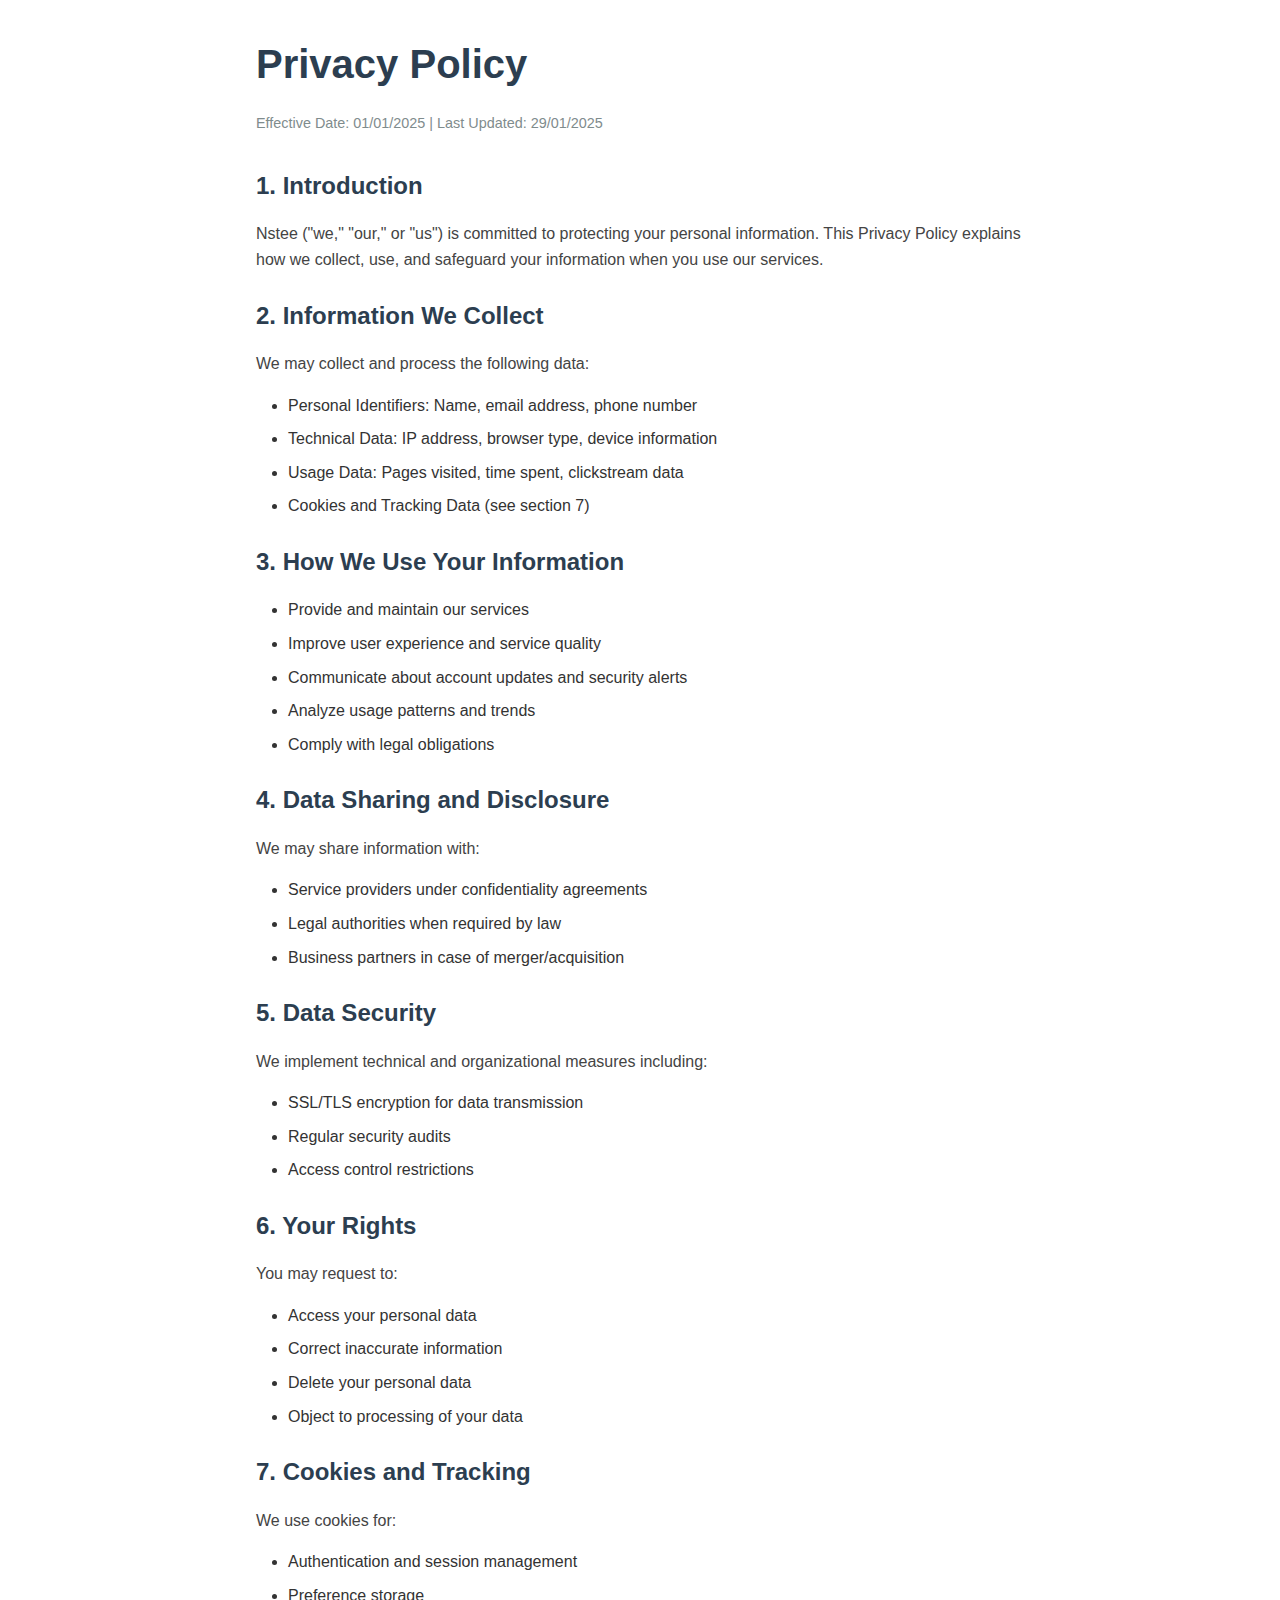
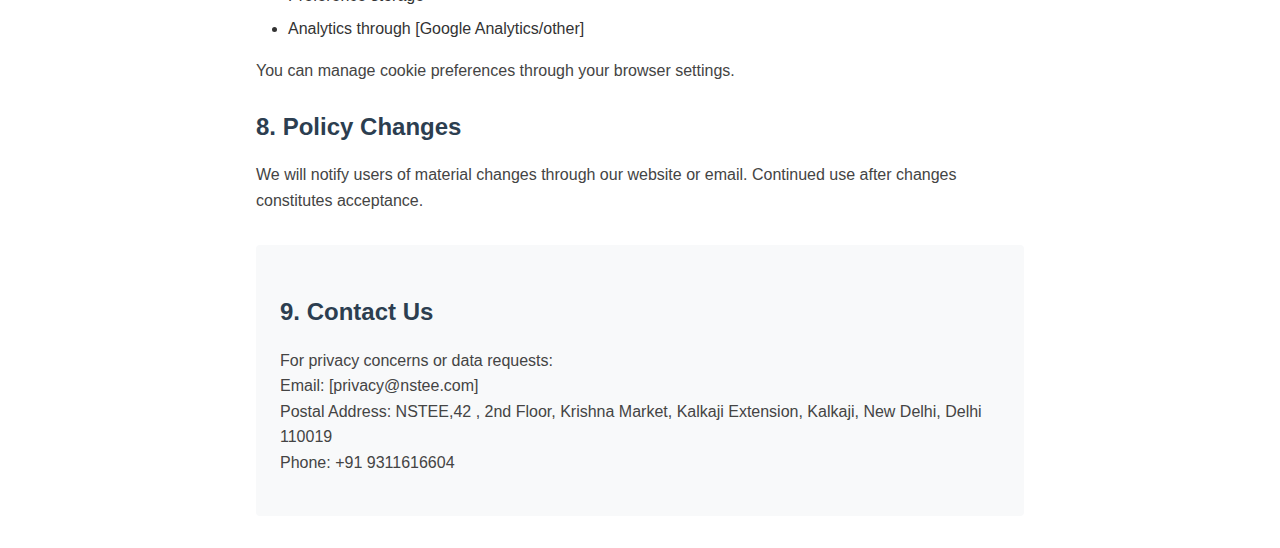
<file: PrivacyPolicy.html>
<!DOCTYPE html>
<html lang="en">
<head>
    <meta charset="UTF-8">
    <meta name="viewport" content="width=device-width, initial-scale=1.0">
    <meta name="description" content="Privacy Policy for Nstee services">
    <title>Privacy Policy | Nstee</title>
    <style>
        :root {
            --primary-color: #2c3e50;
            --secondary-color: #7f8c8d;
        }
        
        * {
            box-sizing: border-box;
            margin: 0;
            padding: 0;
        }

        body {
            line-height: 1.6;
            color: #333;
        }

        .container {
            max-width: 800px;
            margin: 0 auto;
            padding: 2rem 1rem;
            font-family: 'Arial', sans-serif;
        }

        h1 {
            color: var(--primary-color);
            margin-bottom: 1rem;
            font-size: 2.5rem;
        }

        h2 {
            color: var(--primary-color);
            margin: 1.5rem 0 1rem;
            font-size: 1.5rem;
        }

        p {
            margin-bottom: 1rem;
            color: #444;
        }

        ul {
            margin: 1rem 0;
            padding-left: 2rem;
        }

        li {
            margin-bottom: 0.5rem;
        }

        .effective-date {
            color: var(--secondary-color);
            font-size: 0.9rem;
            margin-bottom: 2rem;
        }

        .contact-info {
            background-color: #f8f9fa;
            padding: 1.5rem;
            border-radius: 4px;
            margin-top: 2rem;
        }
    </style>
</head>
<body>
    <div class="container">
        <h1>Privacy Policy</h1>
        <p class="effective-date">Effective Date: 01/01/2025 | Last Updated: 29/01/2025</p>

        <h2>1. Introduction</h2>
        <p>Nstee ("we," "our," or "us") is committed to protecting your personal information. This Privacy Policy explains how we collect, use, and safeguard your information when you use our services.</p>

        <h2>2. Information We Collect</h2>
        <p>We may collect and process the following data:</p>
        <ul>
            <li>Personal Identifiers: Name, email address, phone number</li>
            <li>Technical Data: IP address, browser type, device information</li>
            <li>Usage Data: Pages visited, time spent, clickstream data</li>
            <li>Cookies and Tracking Data (see section 7)</li>
        </ul>

        <h2>3. How We Use Your Information</h2>
        <ul>
            <li>Provide and maintain our services</li>
            <li>Improve user experience and service quality</li>
            <li>Communicate about account updates and security alerts</li>
            <li>Analyze usage patterns and trends</li>
            <li>Comply with legal obligations</li>
        </ul>

        <h2>4. Data Sharing and Disclosure</h2>
        <p>We may share information with:</p>
        <ul>
            <li>Service providers under confidentiality agreements</li>
            <li>Legal authorities when required by law</li>
            <li>Business partners in case of merger/acquisition</li>
        </ul>

        <h2>5. Data Security</h2>
        <p>We implement technical and organizational measures including:</p>
        <ul>
            <li>SSL/TLS encryption for data transmission</li>
            <li>Regular security audits</li>
            <li>Access control restrictions</li>
        </ul>

        <h2>6. Your Rights</h2>
        <p>You may request to:</p>
        <ul>
            <li>Access your personal data</li>
            <li>Correct inaccurate information</li>
            <li>Delete your personal data</li>
            <li>Object to processing of your data</li>
        </ul>

        <h2>7. Cookies and Tracking</h2>
        <p>We use cookies for:</p>
        <ul>
            <li>Authentication and session management</li>
            <li>Preference storage</li>
            <li>Analytics through [Google Analytics/other]</li>
        </ul>
        <p>You can manage cookie preferences through your browser settings.</p>

        <h2>8. Policy Changes</h2>
        <p>We will notify users of material changes through our website or email. Continued use after changes constitutes acceptance.</p>

        <div class="contact-info">
            <h2>9. Contact Us</h2>
            <p>For privacy concerns or data requests:<br>
            Email: [privacy@nstee.com]<br>
            Postal Address: NSTEE,42 , 2nd Floor, Krishna Market, Kalkaji Extension, Kalkaji, New Delhi, Delhi 110019<br>
            Phone: +91 9311616604</p>
        </div>
    </div>
</body>
</html>
</file>
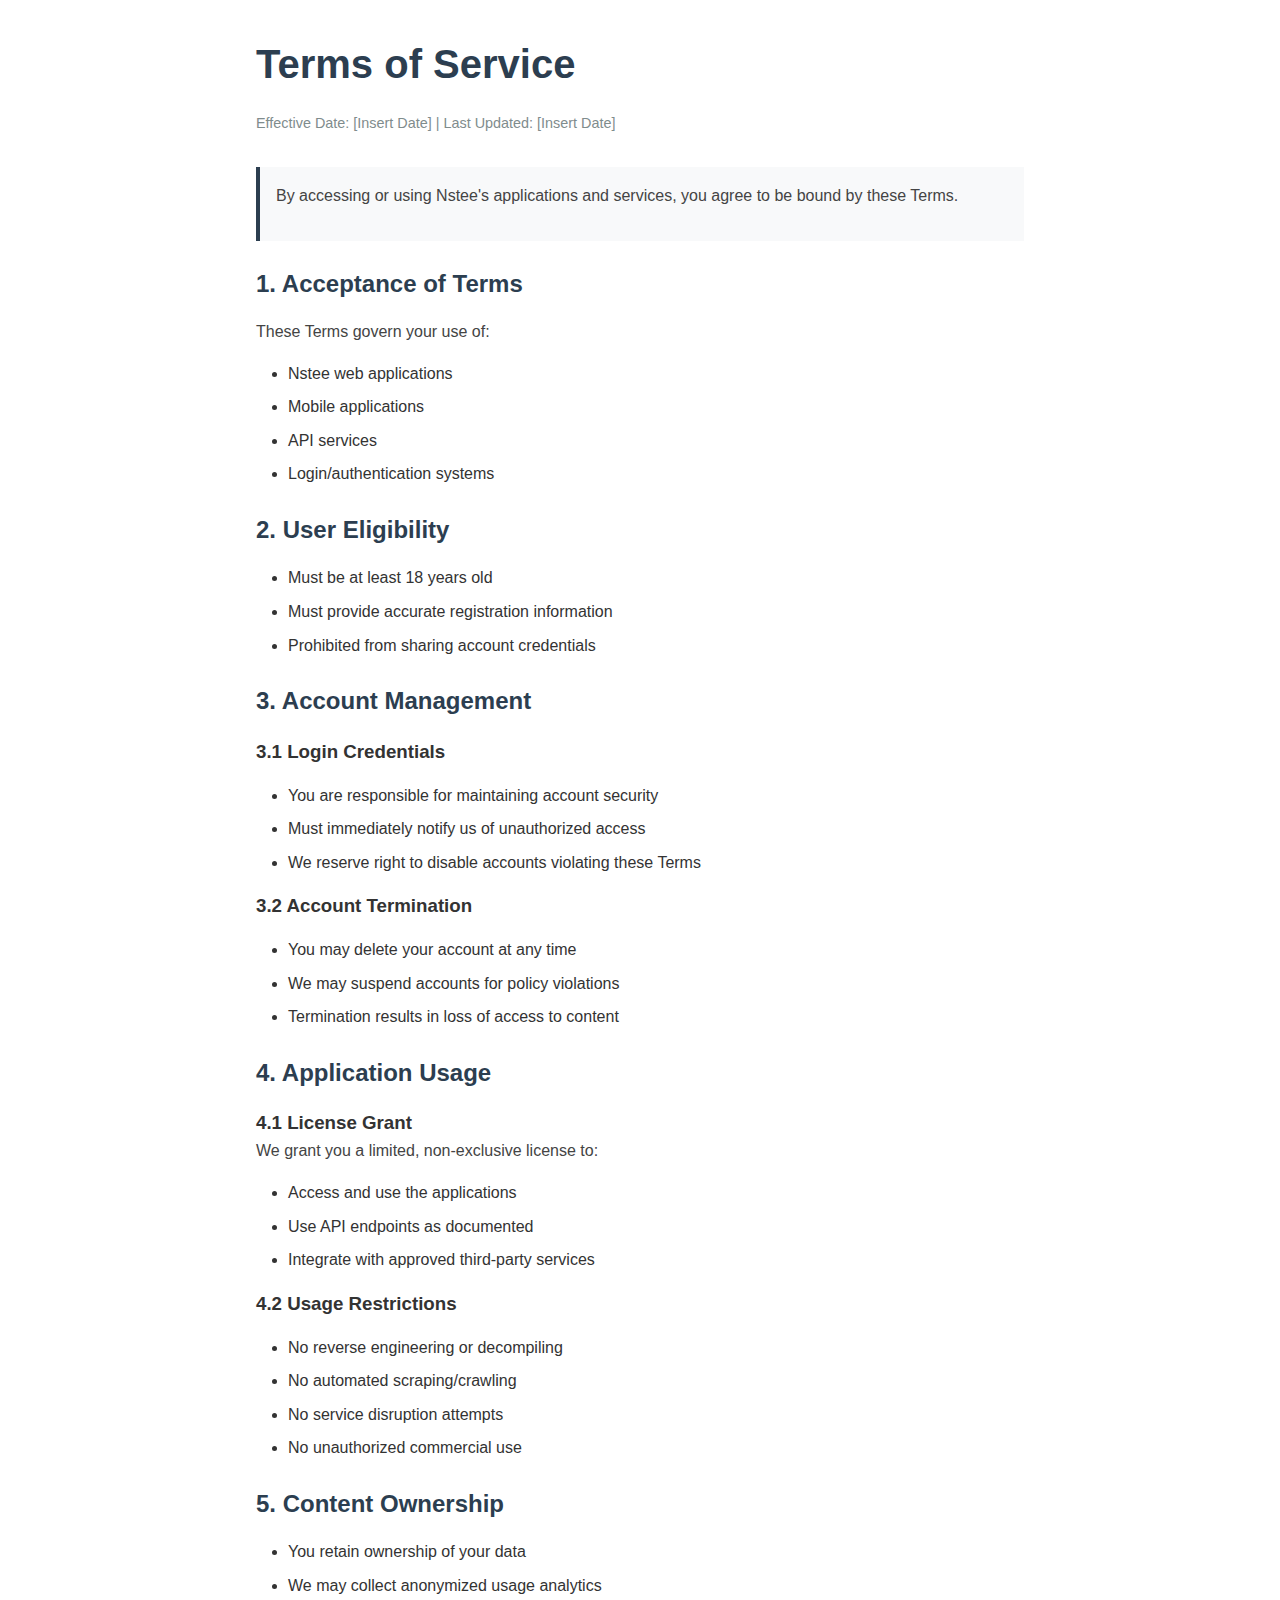
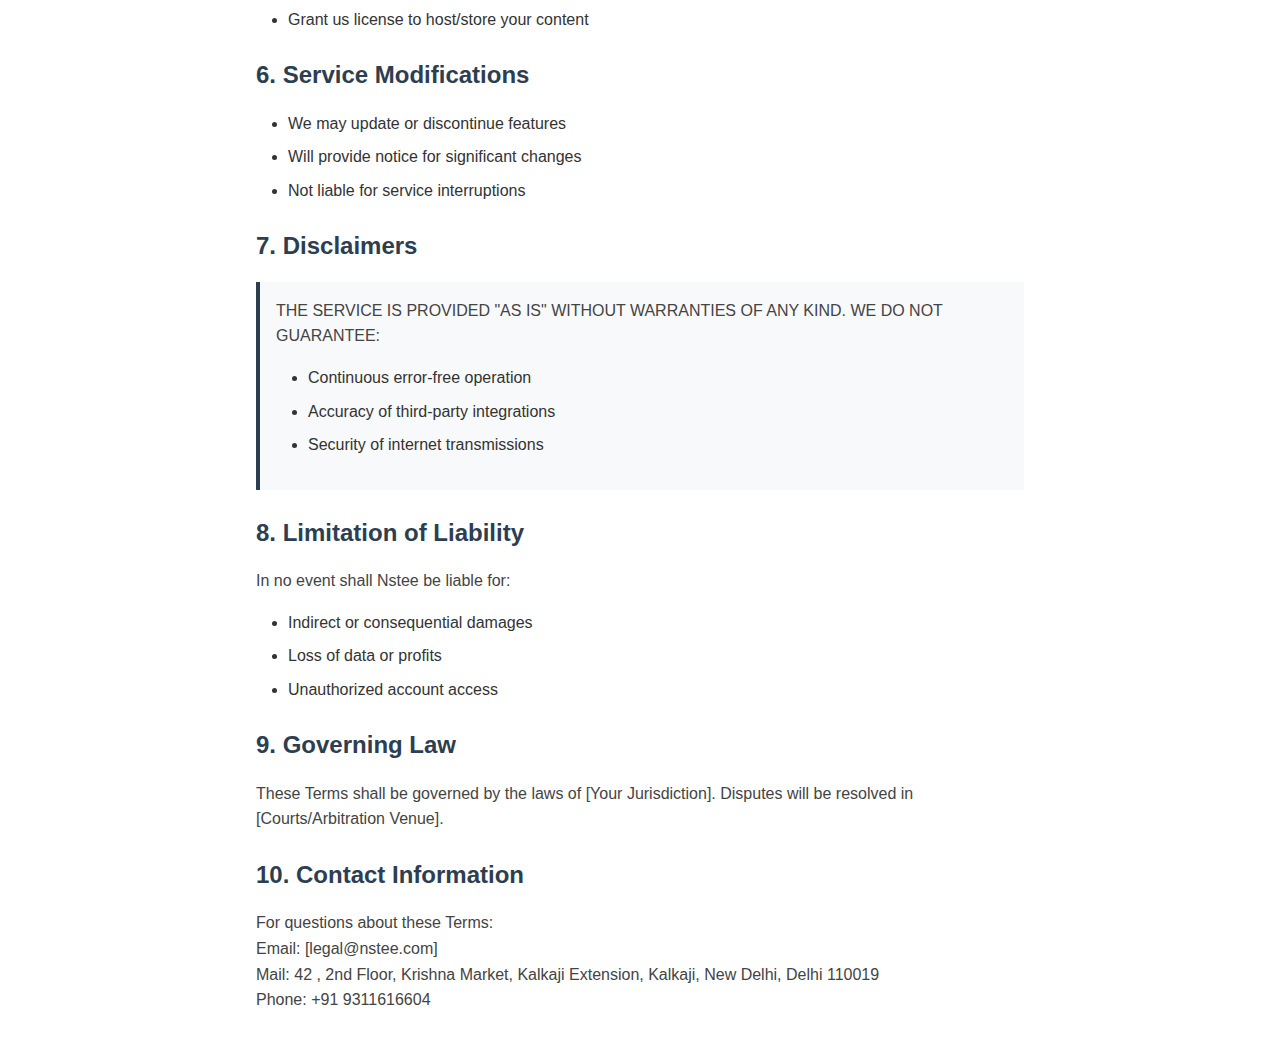
<file: TermsService.html>
<!DOCTYPE html>
<html lang="en">
<head>
    <meta charset="UTF-8">
    <meta name="viewport" content="width=device-width, initial-scale=1.0">
    <meta name="description" content="Terms of Service for Nstee applications and services">
    <title>Terms of Service | Nstee</title>
    <style>
        :root {
            --primary-color: #2c3e50;
            --secondary-color: #7f8c8d;
        }

        * {
            box-sizing: border-box;
            margin: 0;
            padding: 0;
        }

        body {
            line-height: 1.6;
            color: #333;
        }

        .container {
            max-width: 800px;
            margin: 0 auto;
            padding: 2rem 1rem;
            font-family: 'Arial', sans-serif;
        }

        h1 {
            color: var(--primary-color);
            margin-bottom: 1rem;
            font-size: 2.5rem;
        }

        h2 {
            color: var(--primary-color);
            margin: 1.5rem 0 1rem;
            font-size: 1.5rem;
        }

        p {
            margin-bottom: 1rem;
            color: #444;
        }

        ul {
            margin: 1rem 0;
            padding-left: 2rem;
        }

        li {
            margin-bottom: 0.5rem;
        }

        .effective-date {
            color: var(--secondary-color);
            font-size: 0.9rem;
            margin-bottom: 2rem;
        }

        .highlight {
            background-color: #f8f9fa;
            padding: 1rem;
            border-left: 4px solid var(--primary-color);
            margin: 1rem 0;
        }
    </style>
</head>
<body>
    <div class="container">
        <h1>Terms of Service</h1>
        <p class="effective-date">Effective Date: [Insert Date] | Last Updated: [Insert Date]</p>

        <div class="highlight">
            <p>By accessing or using Nstee's applications and services, you agree to be bound by these Terms.</p>
        </div>

        <h2>1. Acceptance of Terms</h2>
        <p>These Terms govern your use of:</p>
        <ul>
            <li>Nstee web applications</li>
            <li>Mobile applications</li>
            <li>API services</li>
            <li>Login/authentication systems</li>
        </ul>

        <h2>2. User Eligibility</h2>
        <ul>
            <li>Must be at least 18 years old</li>
            <li>Must provide accurate registration information</li>
            <li>Prohibited from sharing account credentials</li>
        </ul>

        <h2>3. Account Management</h2>
        <h3>3.1 Login Credentials</h3>
        <ul>
            <li>You are responsible for maintaining account security</li>
            <li>Must immediately notify us of unauthorized access</li>
            <li>We reserve right to disable accounts violating these Terms</li>
        </ul>

        <h3>3.2 Account Termination</h3>
        <ul>
            <li>You may delete your account at any time</li>
            <li>We may suspend accounts for policy violations</li>
            <li>Termination results in loss of access to content</li>
        </ul>

        <h2>4. Application Usage</h2>
        <h3>4.1 License Grant</h3>
        <p>We grant you a limited, non-exclusive license to:</p>
        <ul>
            <li>Access and use the applications</li>
            <li>Use API endpoints as documented</li>
            <li>Integrate with approved third-party services</li>
        </ul>

        <h3>4.2 Usage Restrictions</h3>
        <ul>
            <li>No reverse engineering or decompiling</li>
            <li>No automated scraping/crawling</li>
            <li>No service disruption attempts</li>
            <li>No unauthorized commercial use</li>
        </ul>

        <h2>5. Content Ownership</h2>
        <ul>
            <li>You retain ownership of your data</li>
            <li>We may collect anonymized usage analytics</li>
            <li>Grant us license to host/store your content</li>
        </ul>

        <h2>6. Service Modifications</h2>
        <ul>
            <li>We may update or discontinue features</li>
            <li>Will provide notice for significant changes</li>
            <li>Not liable for service interruptions</li>
        </ul>

        <h2>7. Disclaimers</h2>
        <div class="highlight">
            <p>THE SERVICE IS PROVIDED "AS IS" WITHOUT WARRANTIES OF ANY KIND. WE DO NOT GUARANTEE:</p>
            <ul>
                <li>Continuous error-free operation</li>
                <li>Accuracy of third-party integrations</li>
                <li>Security of internet transmissions</li>
            </ul>
        </div>

        <h2>8. Limitation of Liability</h2>
        <p>In no event shall Nstee be liable for:</p>
        <ul>
            <li>Indirect or consequential damages</li>
            <li>Loss of data or profits</li>
            <li>Unauthorized account access</li>
        </ul>

        <h2>9. Governing Law</h2>
        <p>These Terms shall be governed by the laws of [Your Jurisdiction]. Disputes will be resolved in [Courts/Arbitration Venue].</p>

        <h2>10. Contact Information</h2>
        <p>For questions about these Terms:<br>
        Email: [legal@nstee.com]<br>
        Mail: 42 , 2nd Floor, Krishna Market, Kalkaji Extension, Kalkaji, New Delhi, Delhi 110019<br>
        Phone: +91 9311616604</p>
    </div>
</body>
</html>
</file>
